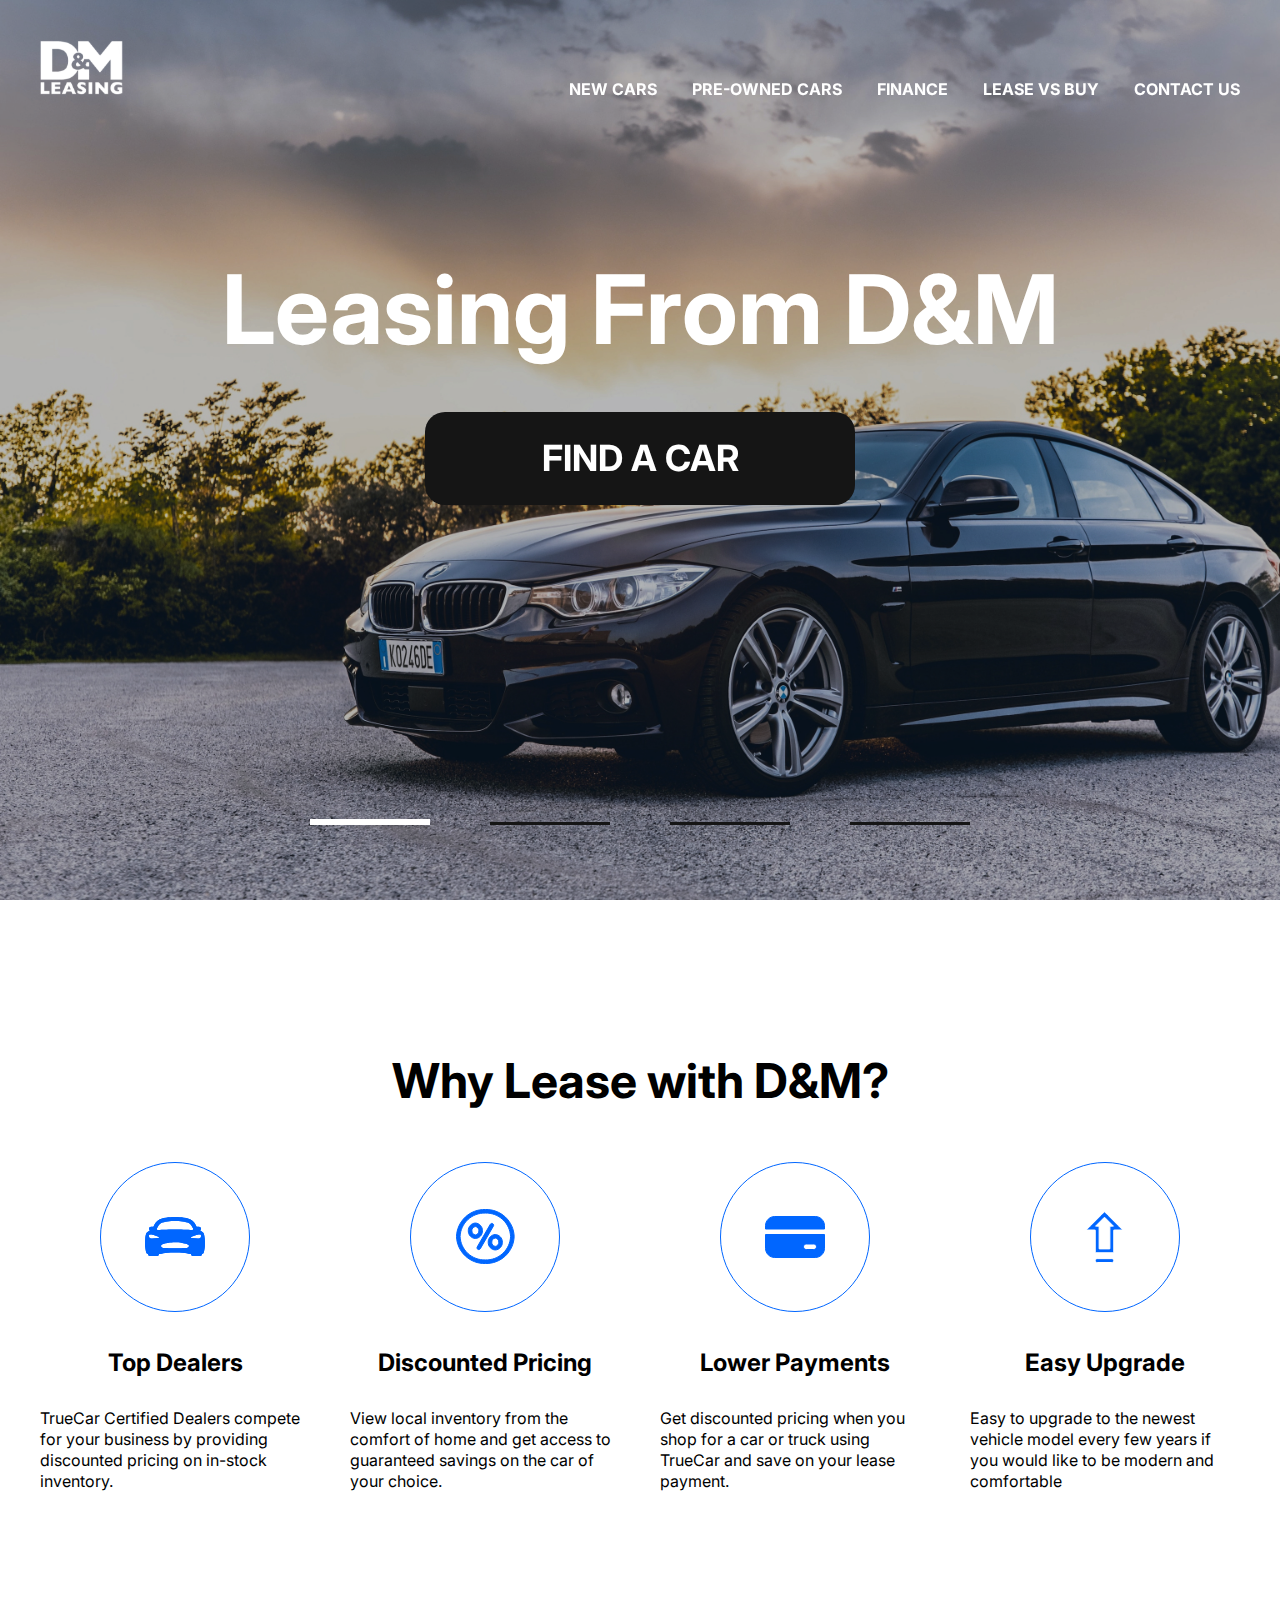
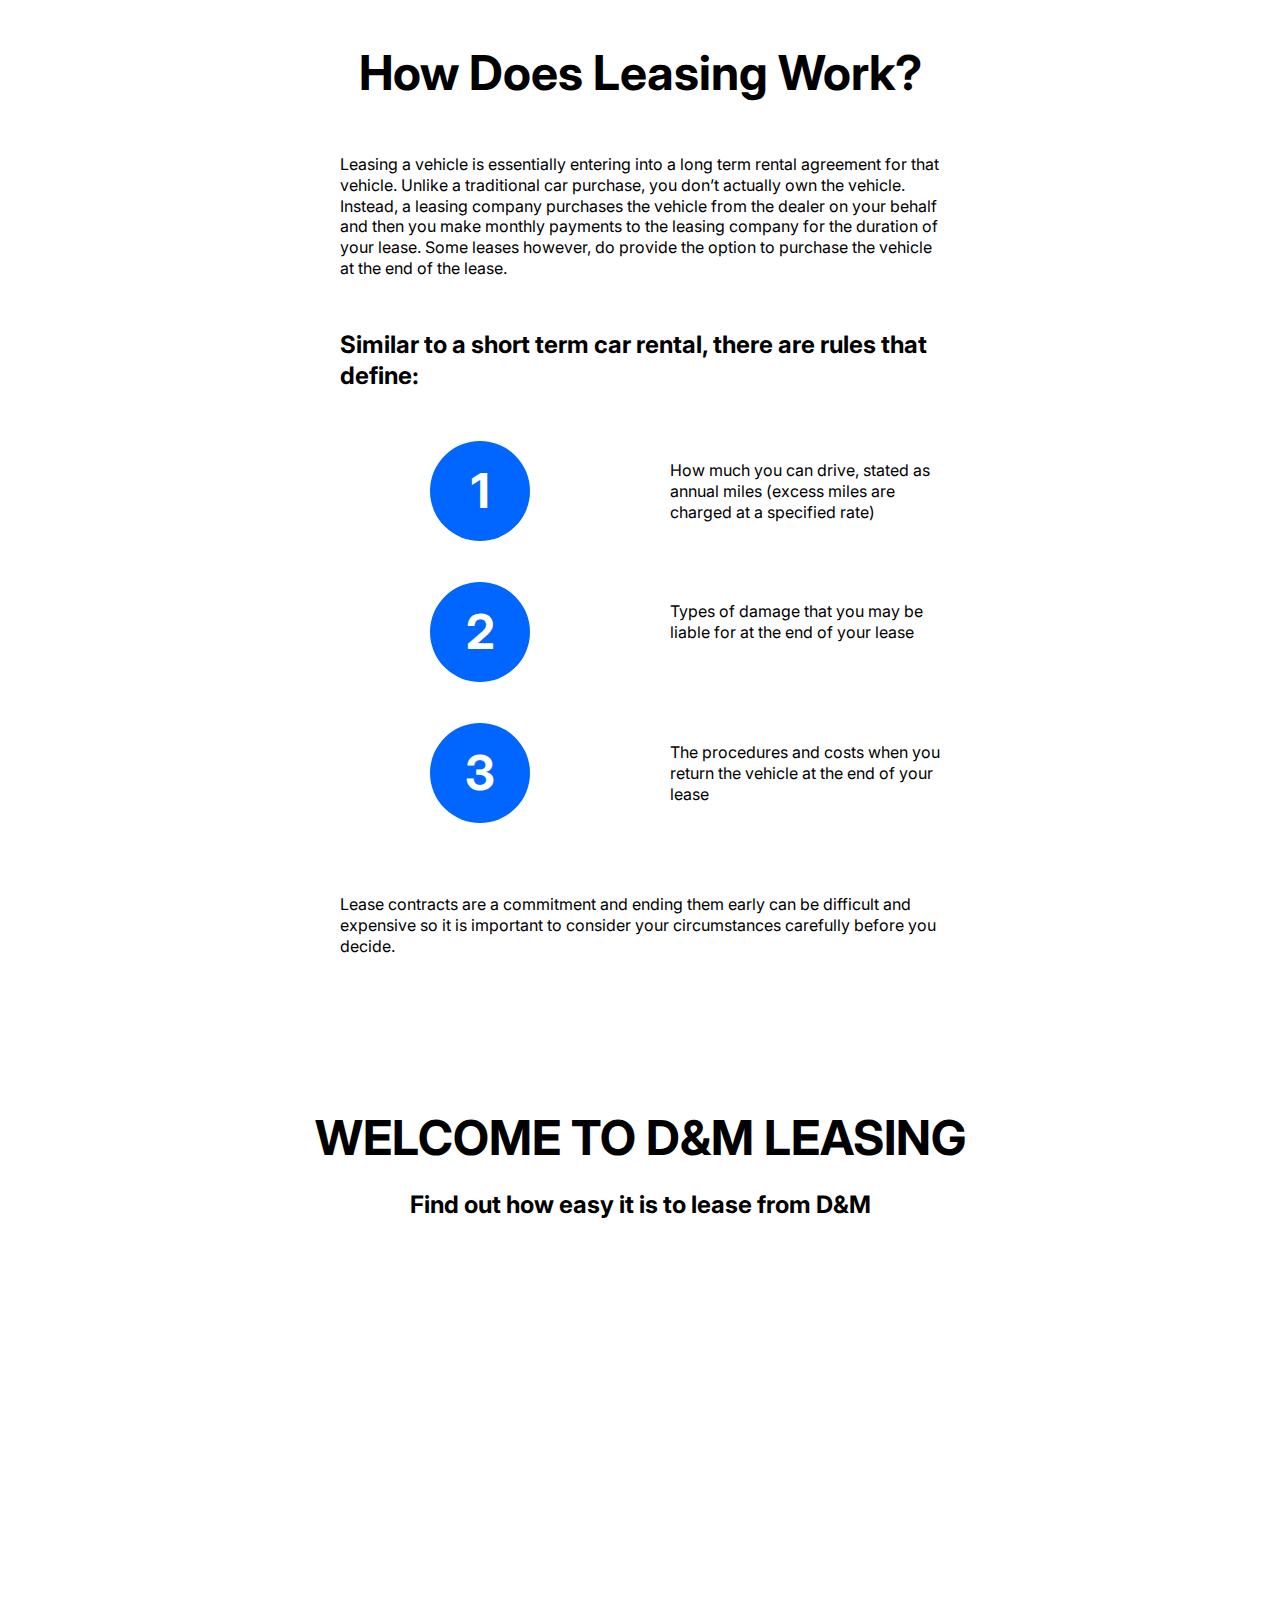
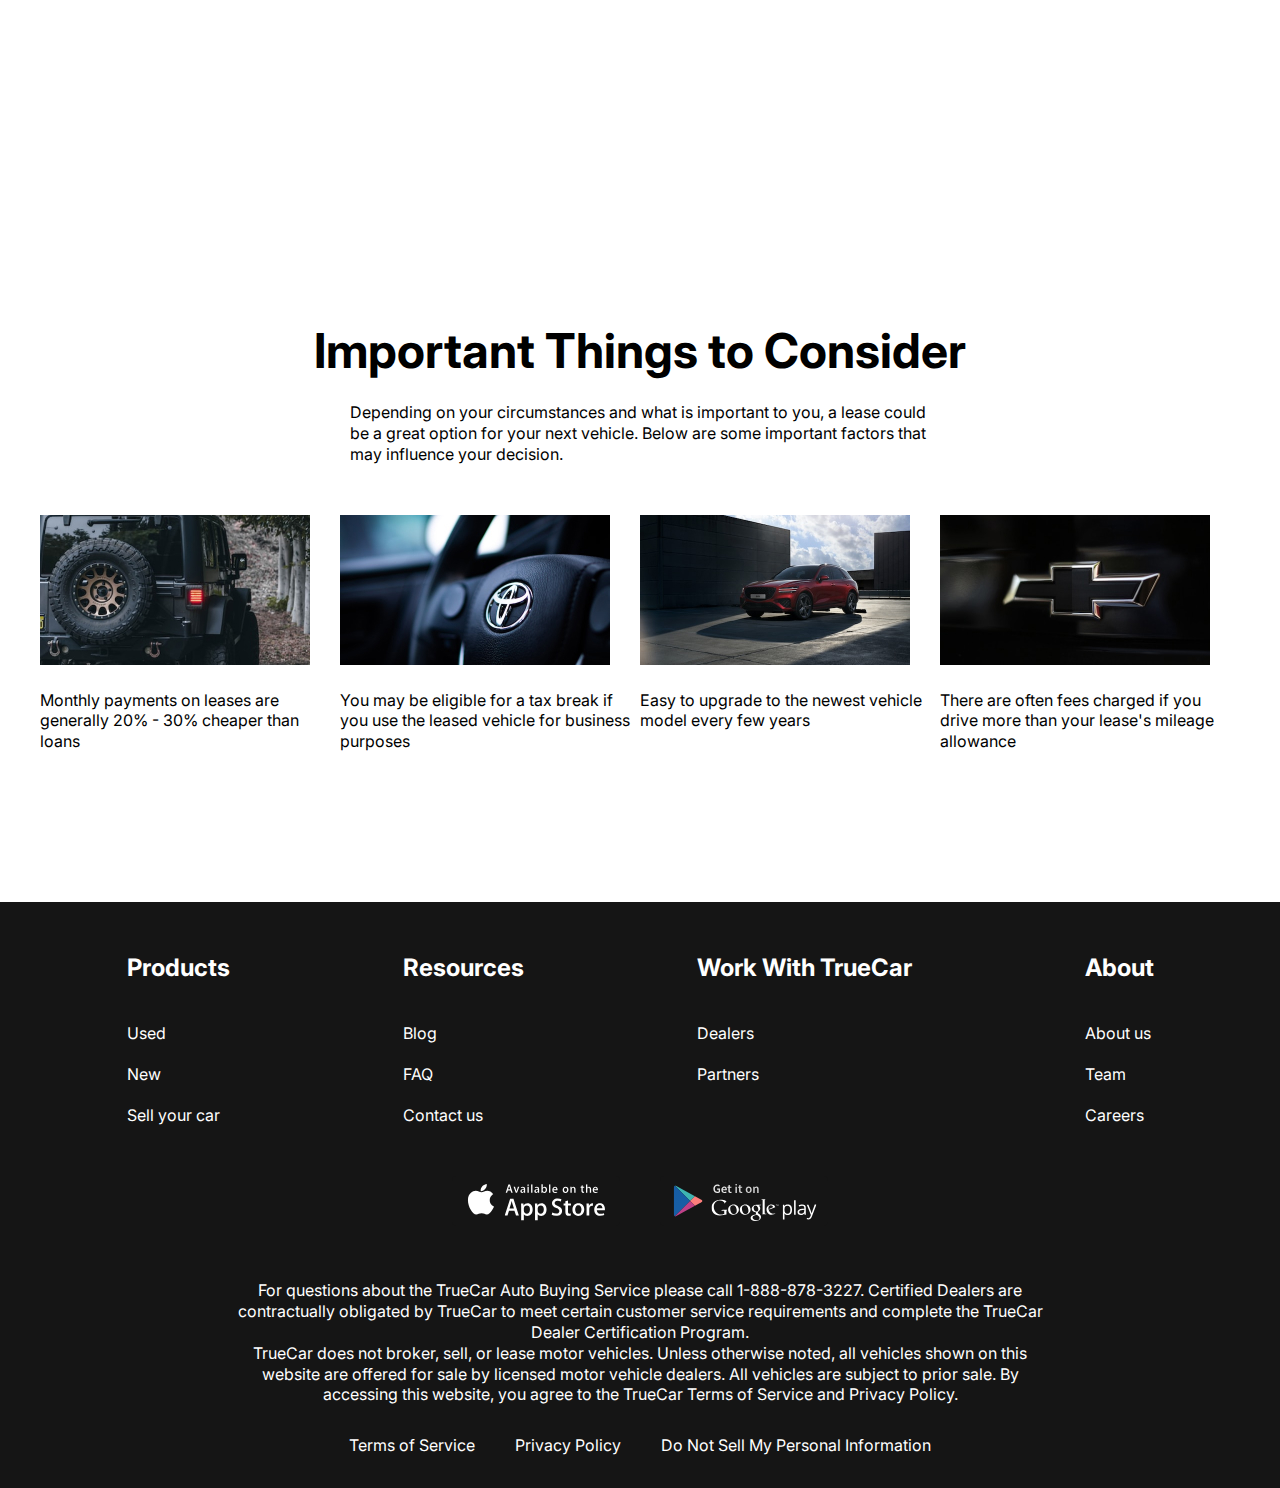
<file: index.html>
<!DOCTYPE html>
<html lang="en">

<head>
    <meta charset="UTF-8">
    <meta name="viewport" content="width=device-width, initial-scale=1.0">
    <title>Document</title>
    <link rel="preconnect" href="https://fonts.googleapis.com">
    <link rel="preconnect" href="https://fonts.gstatic.com" crossorigin>
    <link
        href="https://fonts.googleapis.com/css2?family=Inter:ital,opsz,wght@0,14..32,100..900;1,14..32,100..900&family=Roboto+Condensed:ital@1&display=swap"
        rel="stylesheet">
    <link rel="preconnect" href="https://fonts.googleapis.com">
    <link rel="preconnect" href="https://fonts.gstatic.com" crossorigin>
    <link
        href="https://fonts.googleapis.com/css2?family=Inter:ital,opsz,wght@0,14..32,100..900;1,14..32,100..900&family=Roboto+Condensed:ital,wght@1,700&display=swap"
        rel="stylesheet">
    <link rel="stylesheet" href="https://cdn.jsdelivr.net/npm/swiper@11/swiper-bundle.min.css" />
    <link rel="stylesheet" href="css/styles.css">
</head>

<body>
    <div class="wrapper">
        <header class="header header-main">
            <div class="container">
                <div class="header-inner">
                    <a href="index.html" class="logo">
                        <img src="images/logo.svg" alt="" class="logo-img">
                    </a>
                    <nav class="menu">
                        <button class="menu__btn">
                            <span></span>
                            <span></span>
                            <span></span>
                        </button>
                        <ul class="menu-list">
                            <li><a href="new-cars.html" class="menu-list-link">NEW CARS</a>
                            </li>
                            <li><a href="#" class="menu-list-link">PRE-OWNED CARS</a>
                            </li>
                            <li><a href="#" class="menu-list-link">FINANCE</a>
                            </li>
                            <li><a href="#" class="menu-list-link">LEASE VS BUY</a>
                            </li>
                            <li><a href="contacts.html" class="menu-list-link">CONTACT US</a>
                            </li>
                        </ul>
                    </nav>
                </div>
            </div>
        </header>
    




    <main class="main">
        <section class="top">
            <div class="container">
                <h1 class="title">
                    Leasing From D&M
                </h1>
                <a href="new-cars.html" class="top-link">FIND A CAR</a>
            </div>
        </section>
        <div class="slider">
            <div class="swiper">
                <div class="swiper-wrapper">
                    <div class="swiper-slide" style="background-image: url(images/slide-1.jpg);"></div>
                    <div class="swiper-slide" style="background-image: url(images/slide-2.jpg);"></div>
                    <div class="swiper-slide" style="background-image: url(images/slide-3.jpg);"></div>
                    <div class="swiper-slide" style="background-image: url(images/slide-4.jpg);"></div>
                </div>
                <div class="swiper-pagination"></div>
            </div>
        </div>
        <section class="why-lease">
            <div class="container">
                <h2 class="section-title">Why Lease with D&M?</h2>
                <ul class="why-lease-list">
                    <li class="why-lease-item">
                        <img class="why-lease-item-img" src="images/why-lease-1.svg" alt="">
                        <h3 class="why-lease-item-title">
                            Top Dealers
                        </h3>
                        <p class="why-lease-text">
                            TrueCar Certified Dealers compete for your business by providing discounted pricing on in-stock inventory.
                        </p>
                    </li>
                    <li class="why-lease-item">
                        <img class="why-lease-item-img" src="images/why-lease-2.svg" alt="">
                        <h3 class="why-lease-item-title">
                            Discounted Pricing
                        </h3>
                        <p class="why-lease-text">
                            View local inventory from the comfort of home and get access to guaranteed savings on the car of your choice.
                        </p>
                    </li>
                    <li class="why-lease-item">
                        <img class="why-lease-item-img" src="images/why-lease-3.svg" alt="">
                        <h3 class="why-lease-item-title">
                            Lower Payments
                        </h3>
                        <p class="why-lease-text">
                            Get discounted pricing when you shop for a car or truck using TrueCar and save on your lease payment.
                        </p>
                    </li>
                    <li class="why-lease-item">
                        <img class="why-lease-item-img" src="images/why-lease-4.svg" alt="">
                        <h3 class="why-lease-item-title">
                            Easy Upgrade
                        </h3>
                        <p class="why-lease-text">
                            Easy to upgrade to the newest vehicle model every few years if you would like to be modern and comfortable
                        </p>
                    </li>
                </ul>
            </div>
        </section>
        <section class="how-does">
            <div class="container">
                <div class="how-does-inner">
                    <h2 class="section-title">How Does Leasing Work?</h2>
                    <p class="how-does-text">Leasing a vehicle is essentially entering into a long term rental agreement for that vehicle. Unlike a traditional car purchase, you don’t actually own the vehicle. Instead, a leasing company purchases the vehicle from the dealer on your behalf and then you make monthly payments to the leasing company for the duration of your lease. Some leases however, do provide the option to purchase the vehicle at the end of the lease.</p>
                    <h4 class="how-does-title">
                        Similar to a short term car rental, there are rules that define:
                    </h4>
                    <ol class="how-does-list">
                        <li class="how-does-item">
                            How much you can drive, stated as annual miles (excess miles are charged at a specified rate)
                        </li>
                        <li class="how-does-item">
                            Types of damage that you may be liable for at the end of your lease
                        </li>
                        <li class="how-does-item">
                            The procedures and costs when you return the vehicle at the end of your lease
                        </li>
                    </ol>
                    <p class="how-does-text">Lease contracts are a commitment and ending them early can be difficult and expensive so it is important to consider your circumstances carefully before you decide.</p>
                </div>
            </div>
        </section>
        <section class="video">
            <div class="container">
                <h2 class="section-title video__title">
                    WELCOME TO D&M LEASING
                </h2>
                <p class="video-text">
                    Find out how easy it is to lease from D&M
                </p>
                <iframe class="video__content" width="1000" height="500" src="https://www.youtube.com/embed/7QaTtJzrkng?si=N6BbeP-NGL39KCyG&amp;controls=0" title="YouTube video player" frameborder="0" allow="accelerometer; autoplay; clipboard-write; encrypted-media; gyroscope; picture-in-picture; web-share" referrerpolicy="strict-origin-when-cross-origin" allowfullscreen></iframe>
            </div>
        </section>
        <section class="important">
            <div class="container">
                <h2 class="section-title important__title">
                    Important Things to Consider
                </h2>
                <p class="important-text">
                    Depending on your circumstances and what is important to you, a lease could be a great option for your next vehicle. Below are some important factors that may influence your decision.
                </p>
                <ul class="important-list">
                    <li class="important-item">
                        <img src="images/imp-1.jpg" alt="" class="important-item-img">
                        <p class="important-item-text">
                            Monthly payments on leases are generally 20% - 30% cheaper than loans
                        </p>
                    </li>
                    <li class="important-item">
                        <img src="images/imp-2.jpg" alt="" class="important-item-img">
                        <p class="important-item-text">
                            You may be eligible for a tax break if you use the leased vehicle for business purposes
                        </p>
                    </li>
                    <li class="important-item">
                        <img src="images/imp-3.jpg" alt="" class="important-item-img">
                        <p class="important-item-text">
                            Easy to upgrade to the newest vehicle model every few years
                        </p>
                    </li>
                    <li class="important-item">
                        <img src="images/imp-4.jpg" alt="" class="important-item-img">
                        <p class="important-item-text">
                            There are often fees charged if you drive more than your lease's mileage allowance
                        </p>
                    </li>
                </ul>
            </div>
        </section>
    </main>



    <footer class="footer">
        <div class="container">
            <nav class="footer-menu">
                <ul class="footer-menu-list">
                    <li class="footer-menu-item">
                        <p class="footer-menu-title">Products</p>
                    </li>
                    <li class="footer-menu-item">
                        <a href="" class="footer-link">Used</a>
                    </li>
                    <li class="footer-menu-item">
                        <a href="" class="footer-link">New</a>
                    </li>
                    <li class="footer-menu-item">
                        <a href="" class="footer-link">Sell your car</a>
                    </li>
                </ul>
                <ul class="footer-menu-list">
                    <li class="footer-menu-item">
                        <p class="footer-menu-title">Resources</p>
                    </li>
                    <li class="footer-menu-item">
                        <a href="" class="footer-link">Blog</a>
                    </li>
                    <li class="footer-menu-item">
                        <a href="" class="footer-link">FAQ</a>
                    </li>
                    <li class="footer-menu-item">
                        <a href="" class="footer-link">Contact us</a>
                    </li>
                </ul>
                <ul class="footer-menu-list">
                    <li class="footer-menu-item">
                        <p class="footer-menu-title">Work With TrueCar</p>
                    </li>
                    <li class="footer-menu-item">
                        <a href="" class="footer-link">Dealers</a>
                    </li>
                    <li class="footer-menu-item">
                        <a href="" class="footer-link">Partners</a>
                    </li>
                </ul>
                <ul class="footer-menu-list">
                    <li class="footer-menu-item">
                        <p class="footer-menu-title">About</p>
                    </li>
                    <li class="footer-menu-item">
                        <a href="" class="footer-link">About us</a>
                    </li>
                    <li class="footer-menu-item">
                        <a href="" class="footer-link">Team</a>
                    </li>
                    <li class="footer-menu-item">
                        <a href="" class="footer-link">Careers</a>
                    </li>
                </ul>
            </nav>
            <ul class="app">
                <li class="app-item">
                    <a href="#" class="app-item-link">
                        <img class="app-item-img" src="images/appstore.svg" alt="#">
                    </a>
                </li>
                <li class="app-item">
                    <a href="#" class="app-item-link">
                        <img class="app-item-img" src="images/googleplay.svg" alt="#">
                    </a>
                </li>
            </ul>
            <div class="footer-copy">
                <p class="footer-copy-text">
                    For questions about the TrueCar Auto Buying Service please call 1-888-878-3227.
                    Certified Dealers are contractually obligated by TrueCar to meet certain customer service
                    requirements and complete the TrueCar Dealer Certification Program.
                </p>
                <p class="footer-copy-text">
                    TrueCar does not broker, sell, or lease motor vehicles. Unless otherwise noted, all vehicles shown
                    on this website are offered for sale by licensed motor vehicle dealers. All vehicles are subject to
                    prior sale. By accessing this website, you agree to the TrueCar Terms of Service and Privacy Policy.
                </p>
            </div>
            <nav class="copy-nav">
                <ul class="copy-nav-list">
                    <li class="copy-nav-item">
                        <a href="#" class="copy-nav-link">Terms of Service</a>
                    </li>
                    <li class="copy-nav-item">
                        <a href="#" class="copy-nav-link">Privacy Policy</a>
                    </li>
                    <li class="copy-nav-item">
                        <a href="#" class="copy-nav-link">Do Not Sell My Personal Information</a>
                    </li>
                </ul>
            </nav>
        </div>
    </footer>
</div>

    <script src="https://cdn.jsdelivr.net/npm/swiper@11/swiper-bundle.min.js"></script>
    <script src="js/main.js"></script>
</body>

</html>
</file>
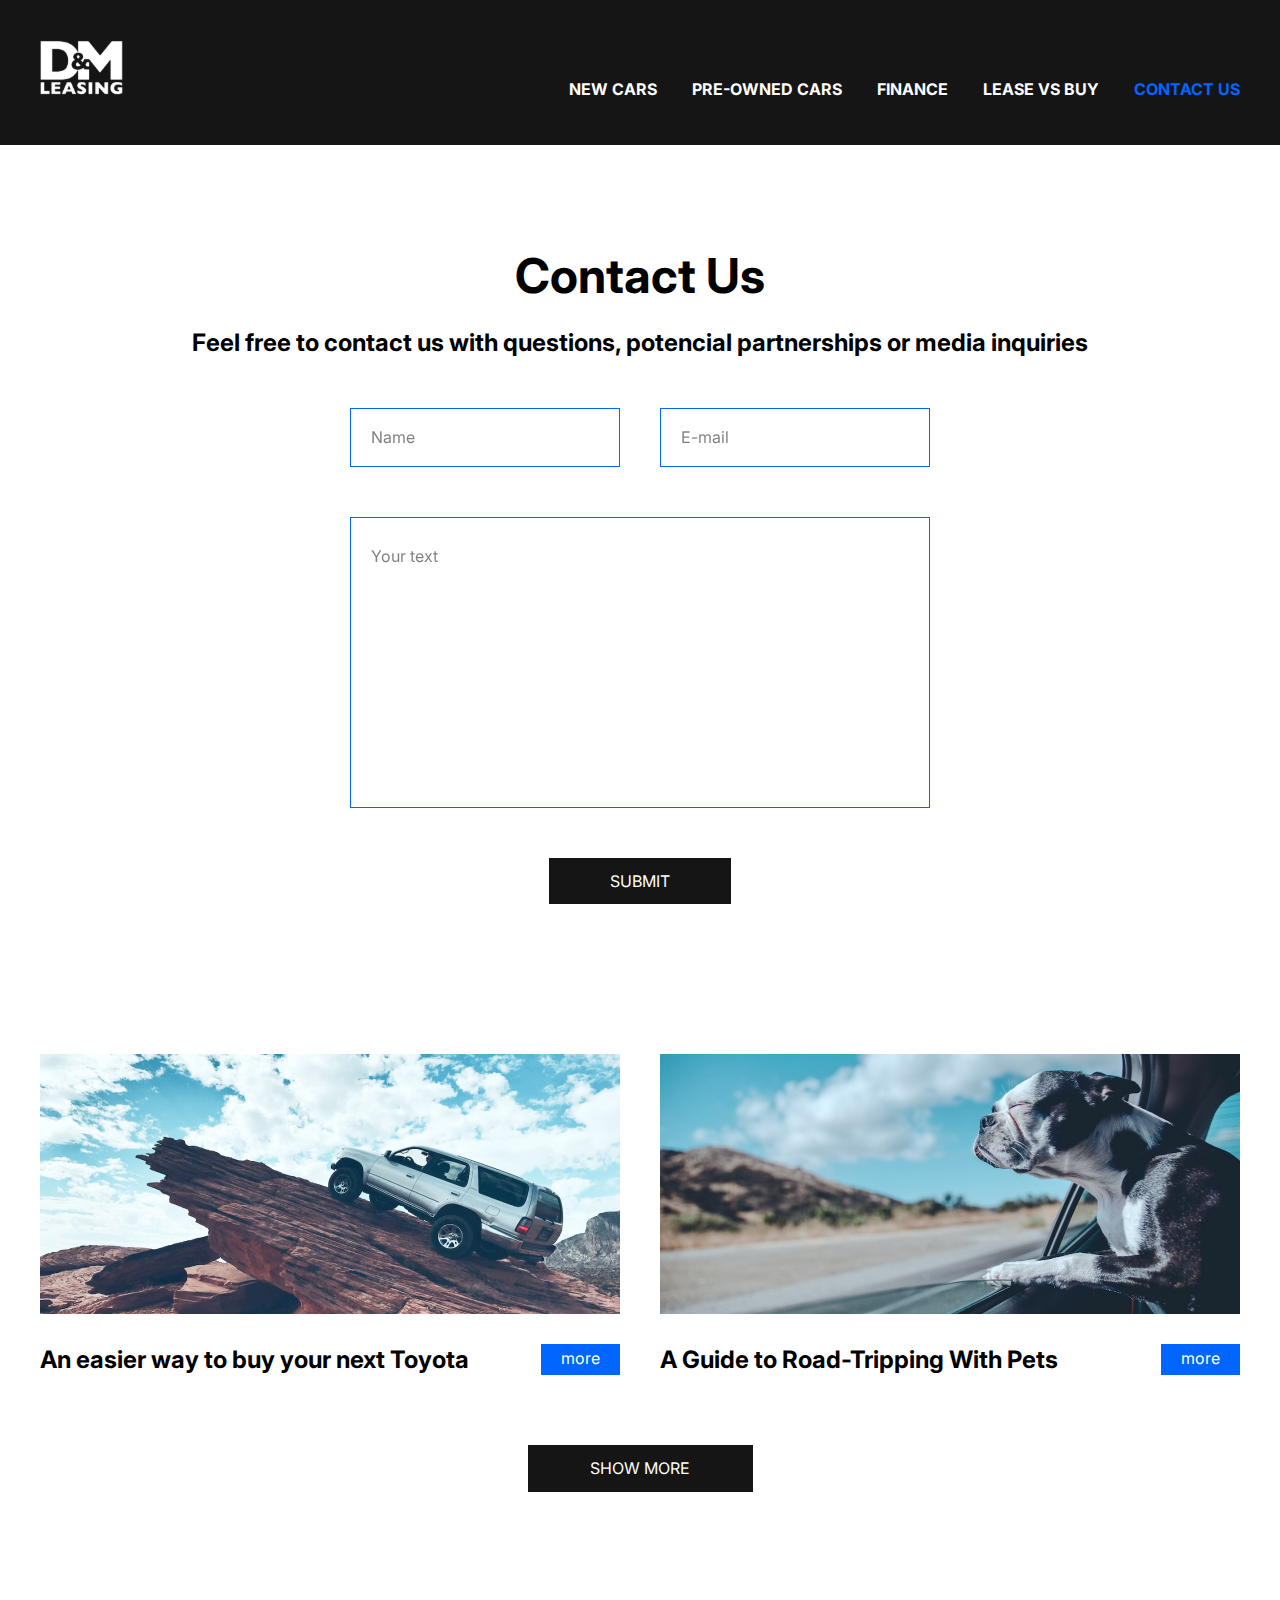
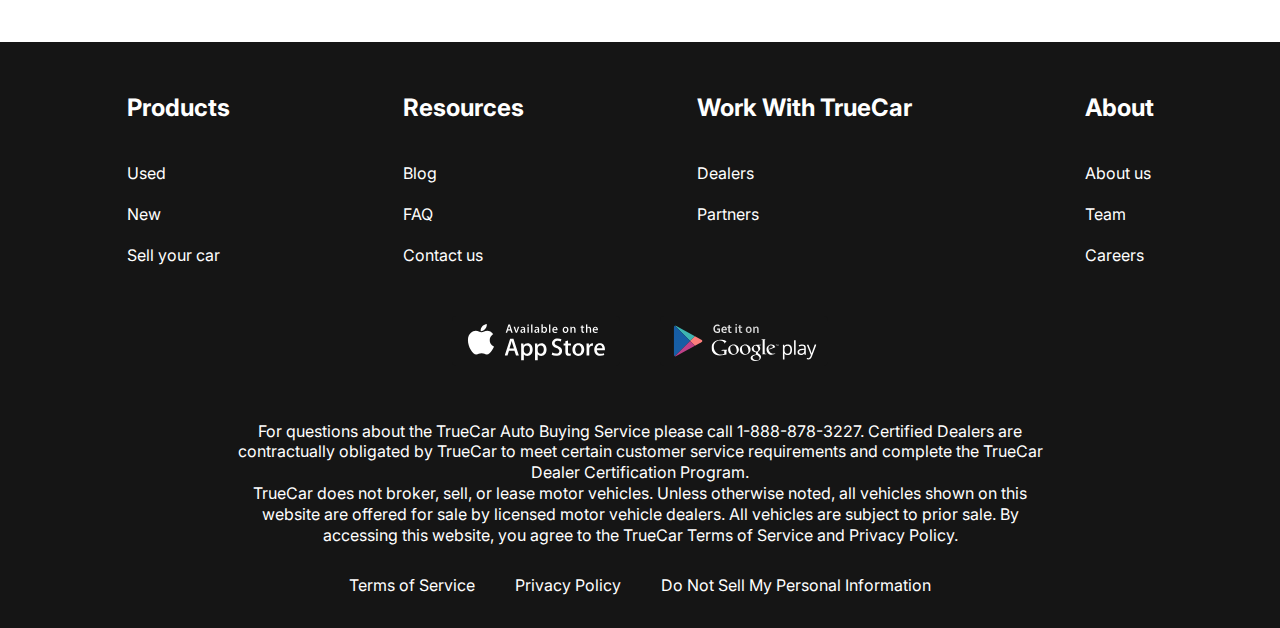
<file: contacts.html>
<!DOCTYPE html>
<html lang="en">

<head>
    <meta charset="UTF-8">
    <meta name="viewport" content="width=device-width, initial-scale=1.0">
    <title>Document</title>
    <link rel="preconnect" href="https://fonts.googleapis.com">
    <link rel="preconnect" href="https://fonts.gstatic.com" crossorigin>
    <link
        href="https://fonts.googleapis.com/css2?family=Inter:ital,opsz,wght@0,14..32,100..900;1,14..32,100..900&family=Roboto+Condensed:ital@1&display=swap"
        rel="stylesheet">
    <link rel="stylesheet" href="css/styles.css">
    <link rel="preconnect" href="https://fonts.googleapis.com">
    <link rel="preconnect" href="https://fonts.gstatic.com" crossorigin>
    <link
        href="https://fonts.googleapis.com/css2?family=Inter:ital,opsz,wght@0,14..32,100..900;1,14..32,100..900&family=Roboto+Condensed:ital,wght@1,700&display=swap"
        rel="stylesheet">
</head>

<body>
    <div class="wrapper">
        <header class="header">
            <div class="container">
                <div class="header-inner">
                    <a href="index.html" class="logo">
                        <img src="images/logo.svg" alt="" class="logo-img">
                    </a>
                    <nav class="menu">
                        <button class="menu__btn">
                            <span></span>
                            <span></span>
                            <span></span>
                        </button>
                        <ul class="menu-list">
                            <li><a href="new-cars.html" class="menu-list-link">NEW CARS</a>
                            </li>
                            <li><a href="#" class="menu-list-link">PRE-OWNED CARS</a>
                            </li>
                            <li><a href="#" class="menu-list-link">FINANCE</a>
                            </li>
                            <li><a href="#" class="menu-list-link">LEASE VS BUY</a>
                            </li>
                            <li><a href="" class="menu-list-link menu-list-link--active">CONTACT US</a>
                            </li>
                        </ul>
                    </nav>
                </div>
            </div>
        </header>

        <main class="main">
          <section class="contacts">
            <div class="container">
                <h2 class="section-title contacts__title">Contact Us</h2>
                <p class="contacts-text">Feel free to contact us with questions, potencial partnerships or media inquiries</p>
                <form action="" class="form">
                    <input type="text" class="form__input" placeholder="Name">
                    <input type="email" class="form__input" placeholder="E-mail">
                    <textarea class="form__textarea" placeholder="Your text"></textarea>
                    <button class="form__btn" type="submit">SUBMIT</button>
                </form>
            </div>
          </section>
          <section class="blog">
            <div class="container">
                <div class="blog-items">
                    <div class="blog-item">
                        <img src="images/blog-1.jpg" alt="" class="blog-item-img">
                        <h4 class="blog-item-title">An easier way to buy your next Toyota</h4>
                        <a href="" class="blog-item-link">more</a>    
                    </div>
                    <div class="blog-item">
                        <img src="images/blog-2.jpg" alt="" class="blog-item-img">
                        <h4 class="blog-item-title">A Guide to Road-Tripping With Pets</h4>
                        <a href="" class="blog-item-link">more</a>    
                    </div>
                </div>
                <a href="" class="showmore-link">SHOW MORE</a>
            </div>
          </section>
        </main>

        <footer class="footer">
            <div class="container">
                <nav class="footer-menu">
                    <ul class="footer-menu-list">
                        <li class="footer-menu-item">
                            <p class="footer-menu-title">Products</p>
                        </li>
                        <li class="footer-menu-item">
                            <a href="" class="footer-link">Used</a>
                        </li>
                        <li class="footer-menu-item">
                            <a href="" class="footer-link">New</a>
                        </li>
                        <li class="footer-menu-item">
                            <a href="" class="footer-link">Sell your car</a>
                        </li>
                    </ul>
                    <ul class="footer-menu-list">
                        <li class="footer-menu-item">
                            <p class="footer-menu-title">Resources</p>
                        </li>
                        <li class="footer-menu-item">
                            <a href="" class="footer-link">Blog</a>
                        </li>
                        <li class="footer-menu-item">
                            <a href="" class="footer-link">FAQ</a>
                        </li>
                        <li class="footer-menu-item">
                            <a href="" class="footer-link">Contact us</a>
                        </li>
                    </ul>
                    <ul class="footer-menu-list">
                        <li class="footer-menu-item">
                            <p class="footer-menu-title">Work With TrueCar</p>
                        </li>
                        <li class="footer-menu-item">
                            <a href="" class="footer-link">Dealers</a>
                        </li>
                        <li class="footer-menu-item">
                            <a href="" class="footer-link">Partners</a>
                        </li>
                    </ul>
                    <ul class="footer-menu-list">
                        <li class="footer-menu-item">
                            <p class="footer-menu-title">About</p>
                        </li>
                        <li class="footer-menu-item">
                            <a href="" class="footer-link">About us</a>
                        </li>
                        <li class="footer-menu-item">
                            <a href="" class="footer-link">Team</a>
                        </li>
                        <li class="footer-menu-item">
                            <a href="" class="footer-link">Careers</a>
                        </li>
                    </ul>
                </nav>
                <ul class="app">
                    <li class="app-item">
                        <a href="#" class="app-item-link">
                            <img class="app-item-img" src="images/appstore.svg" alt="#">
                        </a>
                    </li>
                    <li class="app-item">
                        <a href="#" class="app-item-link">
                            <img class="app-item-img" src="images/googleplay.svg" alt="#">
                        </a>
                    </li>
                </ul>
                <div class="footer-copy">
                    <p class="footer-copy-text">
                        For questions about the TrueCar Auto Buying Service please call 1-888-878-3227.
                        Certified Dealers are contractually obligated by TrueCar to meet certain customer service
                        requirements and complete the TrueCar Dealer Certification Program.
                    </p>
                    <p class="footer-copy-text">
                        TrueCar does not broker, sell, or lease motor vehicles. Unless otherwise noted, all vehicles
                        shown on this website are offered for sale by licensed motor vehicle dealers. All vehicles are
                        subject to prior sale. By accessing this website, you agree to the TrueCar Terms of Service and
                        Privacy Policy.
                    </p>
                </div>
                <nav class="copy-nav">
                    <ul class="copy-nav-list">
                        <li class="copy-nav-item">
                            <a href="#" class="copy-nav-link">Terms of Service</a>
                        </li>
                        <li class="copy-nav-item">
                            <a href="#" class="copy-nav-link">Privacy Policy</a>
                        </li>
                        <li class="copy-nav-item">
                            <a href="#" class="copy-nav-link">Do Not Sell My Personal Information</a>
                        </li>
                    </ul>
                </nav>
            </div>
        </footer>
    </div>
    <script src="js/main.js"></script>
</body>

</html>
</file>
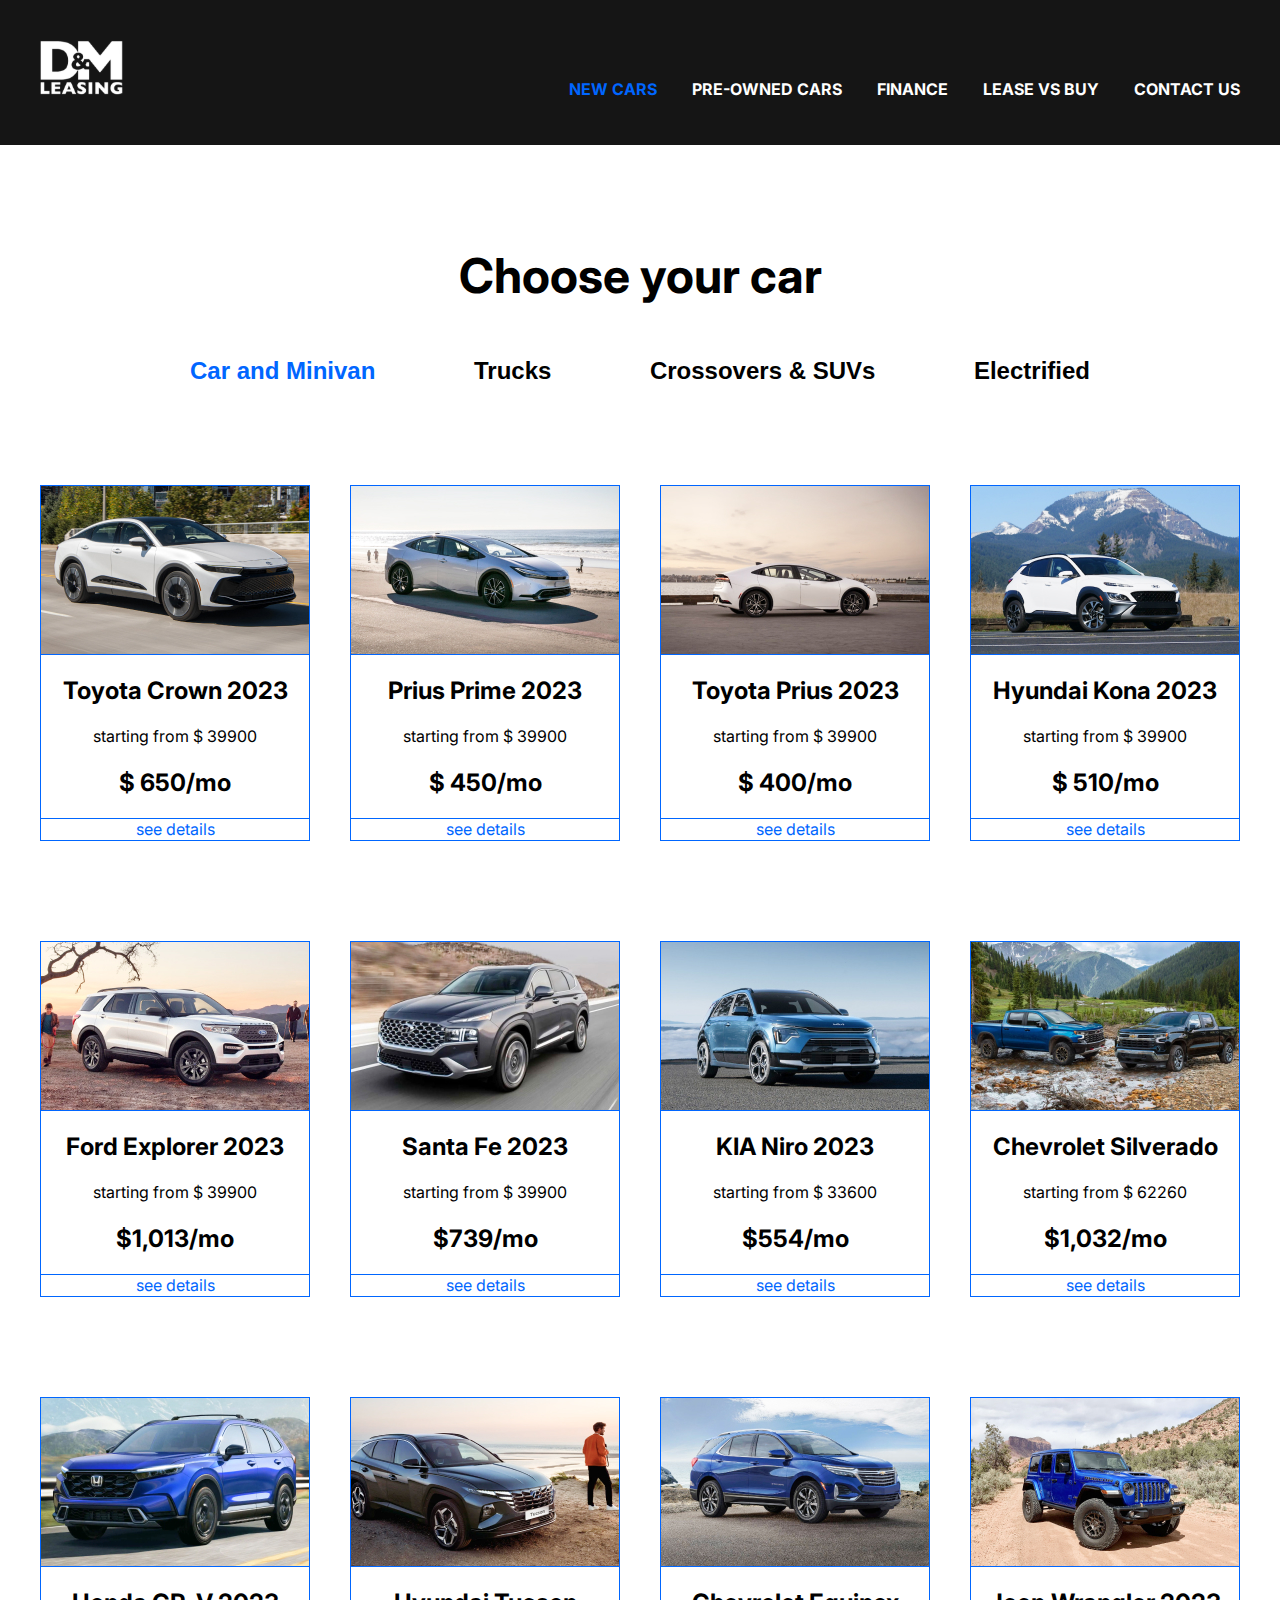
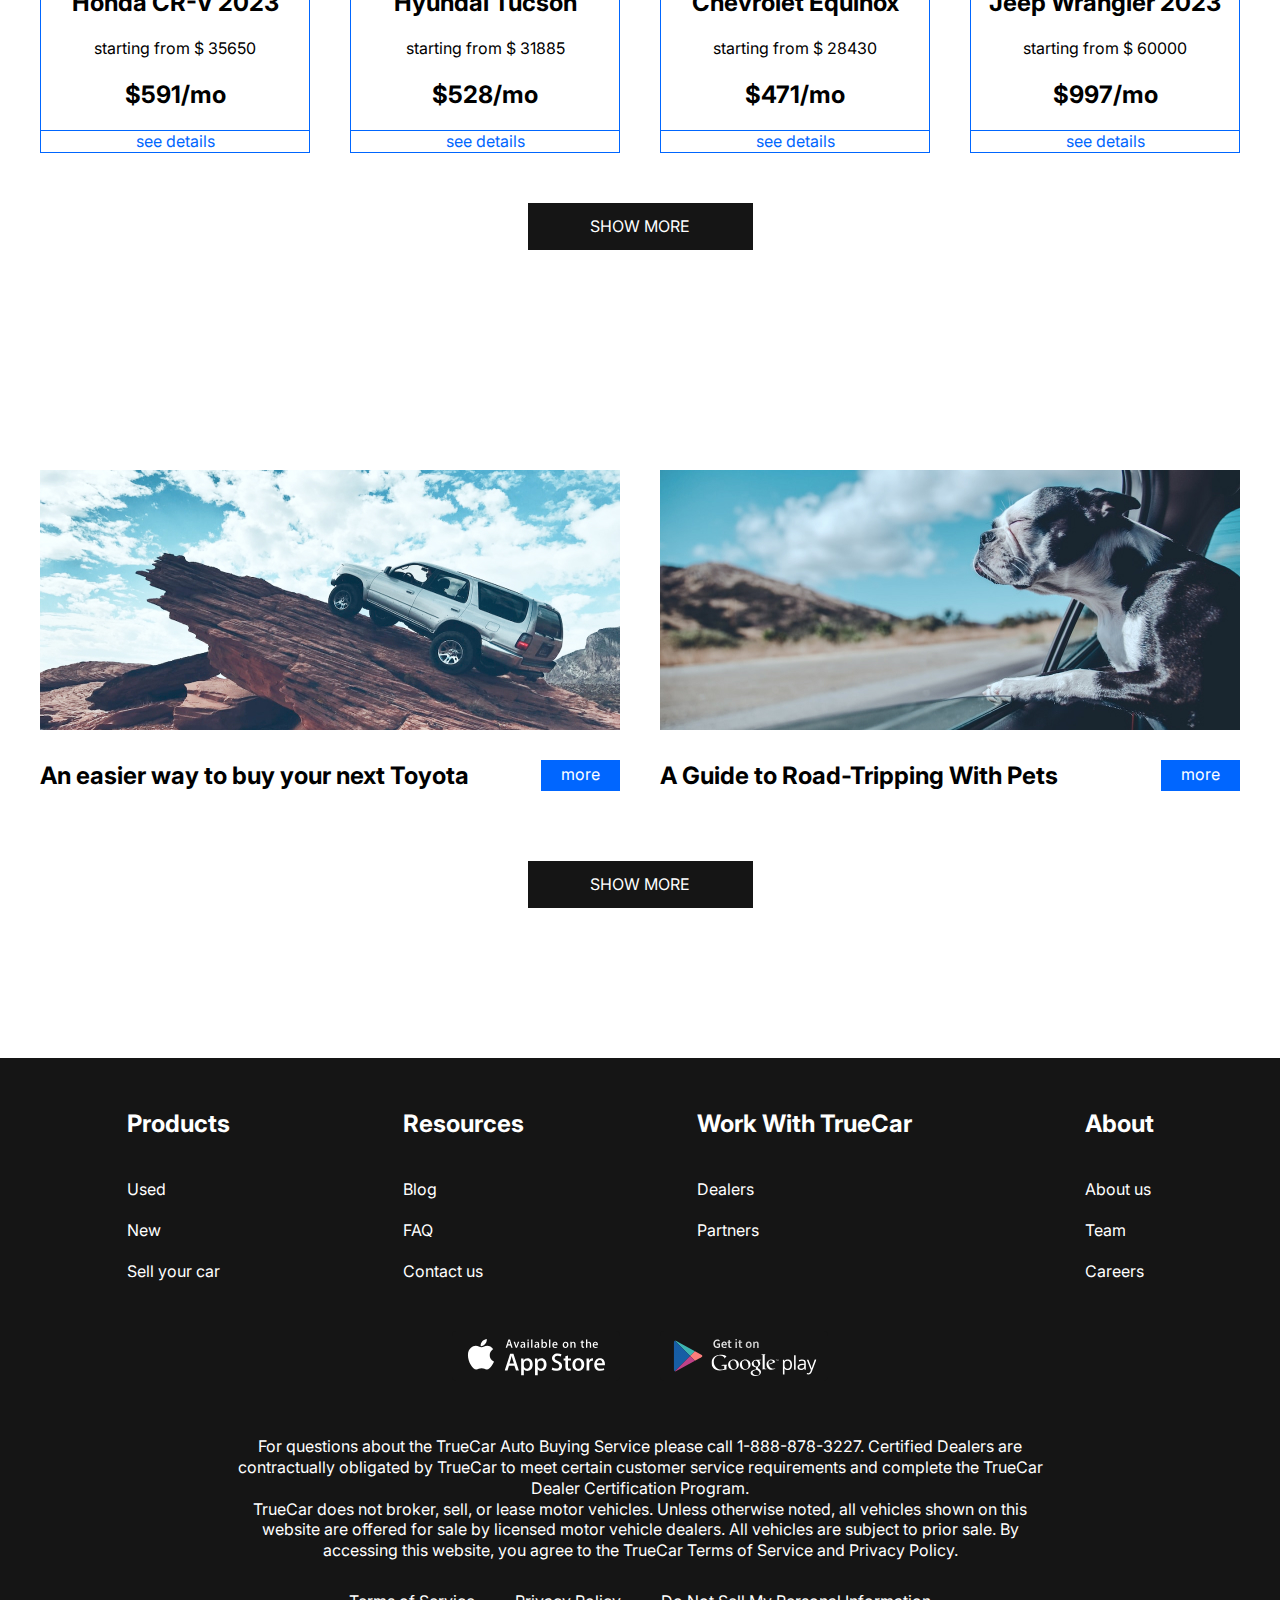
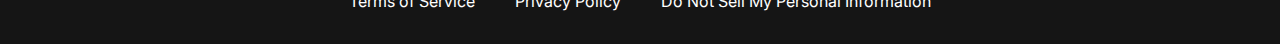
<file: new-cars.html>
<!DOCTYPE html>
<html lang="en">

<head>
    <meta charset="UTF-8">
    <meta name="viewport" content="width=device-width, initial-scale=1.0">
    <title>Document</title>
    <link rel="preconnect" href="https://fonts.googleapis.com">
    <link rel="preconnect" href="https://fonts.gstatic.com" crossorigin>
    <link
        href="https://fonts.googleapis.com/css2?family=Inter:ital,opsz,wght@0,14..32,100..900;1,14..32,100..900&family=Roboto+Condensed:ital@1&display=swap"
        rel="stylesheet">
    <link rel="stylesheet" href="css/styles.css">
    <link rel="preconnect" href="https://fonts.googleapis.com">
    <link rel="preconnect" href="https://fonts.gstatic.com" crossorigin>
    <link
        href="https://fonts.googleapis.com/css2?family=Inter:ital,opsz,wght@0,14..32,100..900;1,14..32,100..900&family=Roboto+Condensed:ital,wght@1,700&display=swap"
        rel="stylesheet">
</head>

<body>
    <div class="wrapper">
        <header class="header">
            <div class="container">
                <div class="header-inner">
                    <a href="index.html" class="logo">
                        <img src="images/logo.svg" alt="" class="logo-img">
                    </a>
                    <nav class="menu">
                        <button class="menu__btn">
                            <span></span>
                            <span></span>
                            <span></span>
                        </button>
                        <ul class="menu-list">
                            <li><a href="#" class="menu-list-link menu-list-link--active">NEW CARS</a>
                            </li>
                            <li><a href="#" class="menu-list-link">PRE-OWNED CARS</a>
                            </li>
                            <li><a href="#" class="menu-list-link">FINANCE</a>
                            </li>
                            <li><a href="#" class="menu-list-link">LEASE VS BUY</a>
                            </li>
                            <li><a href="contacts.html" class="menu-list-link">CONTACT US</a>
                            </li>
                        </ul>
                    </nav>
                </div>
            </div>
        </header>
    




    <main class="main">

        <section class="choose">
            <div class="container">
                <h2 class="section-title">Choose your car</h2>
                <div class="tabs">
                    <div class="tabs__btn">
                        <button class="tabs__btn-item tabs__btn-item--active" data-button="content-1">Car and Minivan</button>
                        <button class="tabs__btn-item" data-button="content-2">Trucks</button>
                        <button class="tabs__btn-item" data-button="content-3">Crossovers & SUVs</button>
                        <button class="tabs__btn-item" data-button="content-4">Electrified</button>
                    </div>
                    <div class="tabs__content">
                        <div class="tabs__content-item tabs__content-item--active" id="content-1">
                            <div class="card">
                                <img src="images/card-1.jpg" alt="" class="card__img">
                                <div class="card-content">
                                    <h4 class="card__title">Toyota Crown 2023</h4>
                                    <p class="card-text">starting from $ 39900</p>
                                    <p class="card-price">$ 650/mo</p>
                                </div>
                                <a href="" class="card-link">see details</a>
                            </div>
                            <div class="card">
                                <img src="images/card-2.jpg" alt="" class="card__img">
                                <div class="card-content">
                                    <h4 class="card__title">Prius Prime 2023</h4>
                                    <p class="card-text">starting from $ 39900</p>
                                    <p class="card-price"> $ 450/mo</p>
                                </div>
                                <a href="" class="card-link">see details</a>
                            </div>
                            <div class="card">
                                <img src="images/card-3.jpg" alt="" class="card__img">
                                <div class="card-content">
                                    <h4 class="card__title">Toyota Prius 2023</h4>
                                    <p class="card-text">starting from $ 39900</p>
                                    <p class="card-price">$ 400/mo</p>
                                </div>
                                <a href="" class="card-link">see details</a>
                            </div>
                            <div class="card">
                                <img src="images/card-4.jpg" alt="" class="card__img">
                                <div class="card-content">
                                    <h4 class="card__title">Hyundai Kona 2023</h4>
                                    <p class="card-text">starting from $ 39900</p>
                                    <p class="card-price">$ 510/mo</p>
                                </div>
                                <a href="" class="card-link">see details</a>
                            </div>
                            <div class="card">
                                <img src="images/card-5.jpg" alt="" class="card__img">
                                <div class="card-content">
                                    <h4 class="card__title">Ford Explorer 2023</h4>
                                    <p class="card-text">starting from $ 39900</p>
                                    <p class="card-price">$1,013/mo</p>
                                </div>
                                <a href="" class="card-link">see details</a>
                            </div>
                            <div class="card">
                                <img src="images/card-6.jpg" alt="" class="card__img">
                                <div class="card-content">
                                    <h4 class="card__title">Santa  Fe 2023</h4>
                                    <p class="card-text">starting from $ 39900</p>
                                    <p class="card-price">$739/mo</p>
                                </div>
                                <a href="" class="card-link">see details</a>
                            </div>
                            <div class="card">
                                <img src="images/card-7.jpg" alt="" class="card__img">
                                <div class="card-content">
                                    <h4 class="card__title">KIA Niro 2023</h4>
                                    <p class="card-text">starting from $ 33600</p>
                                    <p class="card-price">$554/mo</p>
                                </div>
                                <a href="" class="card-link">see details</a>
                            </div>
                            <div class="card">
                                <img src="images/card-8.jpg" alt="" class="card__img">
                                <div class="card-content">
                                    <h4 class="card__title">Chevrolet Silverado</h4>
                                    <p class="card-text">starting from $ 62260</p>
                                    <p class="card-price">$1,032/mo</p>
                                </div>
                                <a href="" class="card-link">see details</a>
                            </div>
                            <div class="card">
                                <img src="images/card-9.jpg" alt="" class="card__img">
                                <div class="card-content">
                                    <h4 class="card__title">Honda CR-V 2023</h4>
                                    <p class="card-text">starting from $ 35650</p>
                                    <p class="card-price">$591/mo</p>
                                </div>
                                <a href="" class="card-link">see details</a>
                            </div>
                            <div class="card">
                                <img src="images/card-10.jpg" alt="" class="card__img">
                                <div class="card-content">
                                    <h4 class="card__title">Hyundai Tucson</h4>
                                    <p class="card-text">starting from $ 31885</p>
                                    <p class="card-price"> $528/mo</p>
                                </div>
                                <a href="" class="card-link">see details</a>
                            </div>
                            <div class="card">
                                <img src="images/card-11.jpg" alt="" class="card__img">
                                <div class="card-content">
                                    <h4 class="card__title">Chevrolet Equinox </h4>
                                    <p class="card-text">starting from $ 28430</p>
                                    <p class="card-price">$471/mo</p>
                                </div>
                                <a href="" class="card-link">see details</a>
                            </div>
                            <div class="card">
                                <img src="images/card-12.jpg" alt="" class="card__img">
                                <div class="card-content">
                                    <h4 class="card__title">Jeep Wrangler 2023</h4>
                                    <p class="card-text">starting from $ 60000</p>
                                    <p class="card-price">$997/mo</p>
                                </div>
                                <a href="" class="card-link">see details</a>
                            </div>
                        </div>
                        <div class="tabs__content-item" id="content-2">
                            <div class="card">
                                <img src="images/card-5.jpg" alt="" class="card__img">
                                <div class="card-content">
                                    <h4 class="card__title">Ford Explorer 2023</h4>
                                    <p class="card-text">starting from $ 39900</p>
                                    <p class="card-price">$1,013/mo</p>
                                </div>
                                <a href="" class="card-link">see details</a>
                            </div>
                            <div class="card">
                                <img src="images/card-8.jpg" alt="" class="card__img">
                                <div class="card-content">
                                    <h4 class="card__title">Chevrolet Silverado</h4>
                                    <p class="card-text">starting from $ 62260</p>
                                    <p class="card-price">$1,032/mo</p>
                                </div>
                                <a href="" class="card-link">see details</a>
                            </div>
                            <div class="card">
                                <img src="images/card-12.jpg" alt="" class="card__img">
                                <div class="card-content">
                                    <h4 class="card__title">Jeep Wrangler 2023</h4>
                                    <p class="card-text">starting from $ 60000</p>
                                    <p class="card-price">$997/mo</p>
                                </div>
                                <a href="" class="card-link">see details</a>
                            </div>
                        </div>
                        <div class="tabs__content-item" id="content-3">
                            <div class="card">
                                <img src="images/card-4.jpg" alt="" class="card__img">
                                <div class="card-content">
                                    <h4 class="card__title">Hyundai Kona 2023</h4>
                                    <p class="card-text">starting from $ 39900</p>
                                    <p class="card-price">$ 510/mo</p>
                                </div>
                                <a href="" class="card-link">see details</a>
                            </div>
                            <div class="card">
                                <img src="images/card-7.jpg" alt="" class="card__img">
                                <div class="card-content">
                                    <h4 class="card__title">KIA Niro 2023</h4>
                                    <p class="card-text">starting from $ 33600</p>
                                    <p class="card-price">$554/mo</p>
                                </div>
                                <a href="" class="card-link">see details</a>
                            </div>
                            <div class="card">
                                <img src="images/card-11.jpg" alt="" class="card__img">
                                <div class="card-content">
                                    <h4 class="card__title">Chevrolet Equinox </h4>
                                    <p class="card-text">starting from $ 28430</p>
                                    <p class="card-price">$471/mo</p>
                                </div>
                                <a href="" class="card-link">see details</a>
                            </div>
                            <div class="card">
                                <img src="images/card-10.jpg" alt="" class="card__img">
                                <div class="card-content">
                                    <h4 class="card__title">Hyundai Tucson</h4>
                                    <p class="card-text">starting from $ 31885</p>
                                    <p class="card-price"> $528/mo</p>
                                </div>
                                <a href="" class="card-link">see details</a>
                            </div>
                        </div>
                        <div class="tabs__content-item" id="content-4">
                            <div class="card">
                                <img src="images/card-1.jpg" alt="" class="card__img">
                                <div class="card-content">
                                    <h4 class="card__title">Toyota Crown 2023</h4>
                                    <p class="card-text">starting from $ 39900</p>
                                    <p class="card-price">$ 650/mo</p>
                                </div>
                                <a href="" class="card-link">see details</a>
                            </div>
                            <div class="card">
                                <img src="images/card-2.jpg" alt="" class="card__img">
                                <div class="card-content">
                                    <h4 class="card__title">Prius Prime 2023</h4>
                                    <p class="card-text">starting from $ 39900</p>
                                    <p class="card-price"> $ 450/mo</p>
                                </div>
                                <a href="" class="card-link">see details</a>
                            </div>
                            <div class="card">
                                <img src="images/card-3.jpg" alt="" class="card__img">
                                <div class="card-content">
                                    <h4 class="card__title">Toyota Prius 2023</h4>
                                    <p class="card-text">starting from $ 39900</p>
                                    <p class="card-price">$ 400/mo</p>
                                </div>
                                <a href="" class="card-link">see details</a>
                            </div>
                        </div>
                </div>
                <a href="" class="showmore-link">SHOW MORE</a>
            </div>
        </section>


        <section class="blog">
            <div class="container">
                <div class="blog-items">
                    <div class="blog-item">
                        <img src="images/blog-1.jpg" alt="" class="blog-item-img">
                        <h4 class="blog-item-title">An easier way to buy your next Toyota</h4>
                        <a href="" class="blog-item-link">more</a>    
                    </div>
                    <div class="blog-item">
                        <img src="images/blog-2.jpg" alt="" class="blog-item-img">
                        <h4 class="blog-item-title">A Guide to Road-Tripping With Pets</h4>
                        <a href="" class="blog-item-link">more</a>    
                    </div>
                </div>
                <a href="" class="showmore-link">SHOW MORE</a>
            </div>
          </section>
    </main>



    <footer class="footer">
        <div class="container">
            <nav class="footer-menu">
                <ul class="footer-menu-list">
                    <li class="footer-menu-item">
                        <p class="footer-menu-title">Products</p>
                    </li>
                    <li class="footer-menu-item">
                        <a href="" class="footer-link">Used</a>
                    </li>
                    <li class="footer-menu-item">
                        <a href="" class="footer-link">New</a>
                    </li>
                    <li class="footer-menu-item">
                        <a href="" class="footer-link">Sell your car</a>
                    </li>
                </ul>
                <ul class="footer-menu-list">
                    <li class="footer-menu-item">
                        <p class="footer-menu-title">Resources</p>
                    </li>
                    <li class="footer-menu-item">
                        <a href="" class="footer-link">Blog</a>
                    </li>
                    <li class="footer-menu-item">
                        <a href="" class="footer-link">FAQ</a>
                    </li>
                    <li class="footer-menu-item">
                        <a href="" class="footer-link">Contact us</a>
                    </li>
                </ul>
                <ul class="footer-menu-list">
                    <li class="footer-menu-item">
                        <p class="footer-menu-title">Work With TrueCar</p>
                    </li>
                    <li class="footer-menu-item">
                        <a href="" class="footer-link">Dealers</a>
                    </li>
                    <li class="footer-menu-item">
                        <a href="" class="footer-link">Partners</a>
                    </li>
                </ul>
                <ul class="footer-menu-list">
                    <li class="footer-menu-item">
                        <p class="footer-menu-title">About</p>
                    </li>
                    <li class="footer-menu-item">
                        <a href="" class="footer-link">About us</a>
                    </li>
                    <li class="footer-menu-item">
                        <a href="" class="footer-link">Team</a>
                    </li>
                    <li class="footer-menu-item">
                        <a href="" class="footer-link">Careers</a>
                    </li>
                </ul>
            </nav>
            <ul class="app">
                <li class="app-item">
                    <a href="#" class="app-item-link">
                        <img class="app-item-img" src="images/appstore.svg" alt="#">
                    </a>
                </li>
                <li class="app-item">
                    <a href="#" class="app-item-link">
                        <img class="app-item-img" src="images/googleplay.svg" alt="#">
                    </a>
                </li>
            </ul>
            <div class="footer-copy">
                <p class="footer-copy-text">
                    For questions about the TrueCar Auto Buying Service please call 1-888-878-3227.
                    Certified Dealers are contractually obligated by TrueCar to meet certain customer service
                    requirements and complete the TrueCar Dealer Certification Program.
                </p>
                <p class="footer-copy-text">
                    TrueCar does not broker, sell, or lease motor vehicles. Unless otherwise noted, all vehicles shown on this website are offered for sale by licensed motor vehicle dealers. All vehicles are subject to prior sale. By accessing this website, you agree to the TrueCar Terms of Service and Privacy Policy.
                </p>
            </div>
            <nav class="copy-nav">
                <ul class="copy-nav-list">
                    <li class="copy-nav-item">
                        <a href="#" class="copy-nav-link">Terms of Service</a>
                    </li>
                    <li class="copy-nav-item">
                        <a href="#" class="copy-nav-link">Privacy Policy</a>
                    </li>
                    <li class="copy-nav-item">
                        <a href="#" class="copy-nav-link">Do Not Sell My Personal Information</a>
                    </li>
                </ul>
            </nav>
        </div>
    </footer>
</div>    
<script src="js/main.js"></script>
</body>

</html>
</file>
<file: css/styles.css>
html{
    box-sizing: border-box;
}

*, *::after, *::before{
    box-sizing: inherit;
    margin: 0;
    padding: 0;
}

html,
body{
    height: 100%;
}

ul{
    list-style: none;
}

a{
    text-decoration: none;
    color: inherit;
}

.section-title{
    margin-bottom: 50px;
    font-size: 48px;
    font-weight: 700;
    text-align: center;
}

.wrapper{
    min-height: 100%;
    display: flex;
    flex-direction: column;
}

.container{
    max-width: 1220px;
    margin: 0 auto;
    padding: 0 10px;
}

body{
    font-family: 'Inter', sans-serif;
    font-size: 16px;
    font-weight: 400;
    line-height: 1.3;
}

.header{
    background-color: #151515;
}

.header-main{
    background-color: transparent;
    position: absolute;
    z-index: 10;
    left: 0;
    right: 0;
}

.header-inner{
    padding-top: 40px;
    padding-bottom: 45px;
    display: flex;
    justify-content: space-between;
    align-items: flex-end;
}

.menu-list{
    display: flex;
    gap: 35px;
}

.menu-list-link{
    color: #fff;
    text-transform: uppercase;
    font-weight: 700;
}

.menu-list-link--active{
    color: #0066FF;
}

.footer{
    background-color: #151515;
    padding: 50px 0 32px;
    color: #fff;
}

.footer-menu-list{
    max-width: 250px;
}

.footer-menu{
    display: flex;
    justify-content: space-around;
    margin-bottom: 50px;
}

.footer-menu-title{
    font-size: 24px;
    font-weight: 700;
    padding-bottom: 20px;
}

.footer-menu-item + .footer-menu-item{
    padding-top: 20px;
}

.app{
    display: flex;
    justify-content: center;
    gap: 40px;
    margin-bottom: 50px;
}

.footer-copy{
    max-width: 806px;
    text-align: center;
    margin: 0 auto 30px;
    
}

.copy-nav-list{
    display: flex;
    justify-content: center;
    gap: 40px;
}

.main{
    flex-grow: 1;
}

.top{
    color: #fff;
    text-align: center;
    padding-top: 247px;
    padding-bottom: 50px;
    position: absolute;
    z-index: 5;
    left: 0;
    right: 0;
}

.title{
    padding-bottom: 40px;
    font-size: 96px;
    font-weight: 700;
    
}   

.top-link{
    background-color: #151515;
    padding: 23px;
    max-width: 430px;
    width: 100%;
    /* border-radius: 20px; */
    display: inline-block;
    /* Так как ссылка это строчный элемент, то для того чтобы ксс работал коректно применяется inline-block, который позволяет ей выглядеть как строчный элемент, а ксс применяется как для блочного элемента */
    text-transform: uppercase;
    font-size: 36px;
    font-weight: 700;
    border-radius: 20px;
}

.swiper::after{
    content: '';
    background: rgba(21,21,21,.3);
    position: absolute;
    z-index: 5;
    left: 0;
    right: 0;
    top: 0;
    bottom: 0;
}

.swiper-slide{
    height: 100vh;
    background-repeat: no-repeat;
    background-size: cover;
    background-position: center;
}

.swiper-pagination-bullet{
    width: 120px;
    height: 3px;
    background-color: #151515;
    border-radius: 0;
    opacity: 1; 
} 

.swiper-horizontal>.swiper-pagination-bullets .swiper-pagination-bullet, .swiper-pagination-horizontal.swiper-pagination-bullets .swiper-pagination-bullet{
    margin: 0 30px;
}

.swiper-horizontal>.swiper-pagination-bullets, .swiper-pagination-bullets.swiper-pagination-horizontal{
    bottom: 70px;
}

.swiper-pagination-bullet-active{
    height: 6px;
    background-color: #fff;
} 

.why-lease{
    padding: 150px 0;
}

.why-lease-list{
    display: grid;
    grid-template-columns: repeat(4, 1fr);
    gap: 40px;
    text-align: center;
}

.why-lease-item-img{
    margin-bottom: 30px;
}

.why-lease-item-title{
    margin-bottom: 30px;
    font-size: 24px;
    font-weight: 700;
}

.why-lease-text{
    text-align: left;
}

.how-does{
    padding-bottom: 150px;
}

.how-does-inner{
    max-width: 600px;
    margin: 0 auto;
}

.how-does-title{
    font-size: 24px;
    font-weight: 700;
    padding-top: 50px;
}

.how-does-list{
    padding: 50px 0 70px;
    counter-reset: myCounter;
}

.how-does-item{
    list-style-type: none;
    width: 270px;
    position: relative;
    margin-left: auto;
    padding-left: 240px;
    box-sizing: content-box;
    padding: 19px 0 19px 240px;
    min-height: 63px;
}

.how-does-item + .how-does-item{
    margin-top: 40px;
}

.how-does-item::before{
    counter-increment: myCounter;
    content:counter(myCounter);
    display: flex;
    justify-content: center;
    align-items: center;
    background-color: #0066FF;
    font-size: 48px;
    font-weight: 700;
    width: 100px;
    height: 100px;
    border-radius: 50%;
    color: #fff;
    position: absolute;
    left: 0;
    top: 0;
}

.video{
    padding-bottom: 150px;
}

.video__title{
    margin-bottom: 20px;
    text-align: center;
}

.video-text{
    font-size: 24px;
    font-weight: 700;
    margin-bottom: 50px;
    text-align: center;
}

.video__content{
    display: block;
    margin: 0 auto;
}

.important{
    padding-bottom: 150px;
}

.important__title{
    margin-bottom: 20px;
    text-align: center;
}

.important-text{
    max-width: 580px;
    margin: 0 auto 50px;
}

.important-list{
    display: grid;
    grid-template-columns: repeat(4, 1fr);
}

.important-item-img{
    margin-bottom: 20px;
}

.contacts{
    padding: 100px 0 150px;
}

.contacts__title{
    margin-bottom: 20px;
}

.contacts-text{
    margin-bottom: 50px;
    font-size: 24px;
    text-align: center;
    font-weight: 700;
    padding: 0 100px;
}

.form{
    max-width: 580px;
    margin: 0 auto;
    display: flex;
    justify-content: space-between;
    flex-wrap: wrap;
}

.form__textarea{
    width: 100%;
    resize: none;
    padding: 28px 20px;
    font-family: 'Inter', sans-serif;
    font-size: 16px;
    font-weight: 400;
    line-height: 1.3;
    color: #000;
    border: 1px solid #0066FF;
    height: 291px;
    margin-bottom: 50px;
}

.form__input{
    width: 270px;
    padding: 18px 20px;
    display: inline-block;
    border: 1px solid #0066FF;
    margin-bottom: 50px;
    font-family: 'Inter', sans-serif;
    font-size: 16px;
    font-weight: 400;
    line-height: 1.3;
    color: #000;
}

.form__input::placeholder,
.form__textarea::placeholder{
    font-family: 'Inter', sans-serif;
    font-size: 16px;
    font-weight: 400;
    line-height: 1.3;
    color: #000;
    opacity: 0.5;
}

.form__btn{
    text-transform: uppercase;
    background-color: #151515;
    color: #fff;
    font-family: 'Inter', sans-serif;
    font-size: 16px;
    font-weight: 400;
    padding: 13px 61px;
    margin: 0 auto;
    border: none;
}

.blog{
    padding-bottom: 150px;
}

.blog-items{
    display: grid;
    grid-template-columns: repeat(2, 1fr);
    gap: 40px;
    margin-bottom: 70px;
}

.blog-item{
    display: flex;
    justify-content: space-between;
    flex-wrap: wrap;
}

.blog-item-img{
    margin-bottom: 30px;
    width: 100%;
}

.blog-item-title{
    flex-basis: 446px;
    font-size: 24px;
    font-weight: 700;
}

.blog-item-link{
    color: #fff;
    background-color: #0066FF;
    padding: 4px 20px;
}

.showmore-link{
    text-transform: uppercase;
    color: #fff;
    background-color: #151515;
    padding: 13px;
    width: 225px;
    margin: 0 auto;
    text-align: center;
    display: block;
    margin-top: 50px;
}

.choose{
    padding: 100px 0 150px;
}

.tabs{
    margin-bottom: 70px;
}

.tabs__btn{
   padding: 0 150px 100px;
   display: flex;
   justify-content: space-between;
   gap: 80px;
}

.tabs__btn-item{
    font-size: 24px;
    font-weight: 700;
    cursor: pointer;
    border: none;
    background-color: transparent;
    padding: 0;
}

.tabs__btn-item--active{
    color: #0066FF;
}

.tabs__content-item{
    display: none;
    grid-template-columns: repeat(4,1fr);
    gap: 100px 40px;
}

.tabs__content-item.tabs__content-item--active{
    display: grid;
}

.card{
    text-align: center;
}

.card-content{
    padding: 0 5px;
    border: 1px solid #0066FF;
    border-top: 0;
}

.card__title{
    padding-top: 20px;
    font-size: 24px;
    font-weight: 700;
    margin-bottom: 20px;
}

.card-text{
    margin-bottom: 20px;
}

.card-price{
    margin-bottom: 20px;
    margin-bottom: 20px;
    font-size: 24px;
    font-weight: 700;
}

.card-link{
    display: block;
    color: #0066FF;
    border: 1px solid #0066FF;
    border-top: 0;
}

.card__img{
    display: block;
}

.menu__btn{
    width: 30px;
    height: 23px;
    display: flex;
    flex-direction: column;
    justify-content: space-between;
    padding: 0;
    border: none;
    background-color: transparent;
    cursor: pointer;
    display: none;
}

.menu__btn span{
    height: 2px;
    background-color: #fff;
    width: 100%;
}

.card__img{
    width: 100%;
}

@media (max-width: 1180px){
    .important-list{
        gap: 30px 20px;
    }
    .important-item-img{
        width: 100%;
    }
    .tabs__content-item{
        grid-template-columns: repeat(3, 1fr);
    }
}

@media (max-width: 1040px){
    .video__content{
        width: 100%;
    }
    .tabs__btn{
        padding: 0 0 50px;
        gap: 20px;
    }
}

@media (max-width: 860px){
    .menu__btn{
        display: flex;
    }
    .menu__btn,
    .logo{
        position: relative;
        z-index: 10;
    }
    .menu-list{
        position: absolute;
        z-index: 5;
        background-color: #151515;
        flex-direction: column;
        top: 0;
        bottom: 0;
        right: 0;
        left: 0;
        align-items: center;
        padding-top: 200px;
        height: 100vh;
        transform: translateY(-100%);
        transition: transform .3s ease;
    }
    .menu-list.menu-list--active{
        transform: translateY(0);
    }
    .why-lease-list {
        grid-template-columns: repeat(2, 1fr);
        gap: 20px;
    }
    .important-list{
        grid-template-columns: repeat(2,1fr);
    }
    .tabs__content-item{
        grid-template-columns: repeat(2, 1fr);
    }
}

@media (max-width: 768px){
    .title{
        font-size: 70px;
    }
    .top-link{
        padding: 16px;
        font-size: 30px;
        max-width: 300px;
    }
    .swiper-pagination-bullet{
        width: 60px;
    }
    .swiper-pagination-bullet-active{
        height: 4px;
    }
    .video__content{
        height: 400px;
    }
    .footer-menu {
        display: grid;
        grid-template-columns: repeat(2, 1fr);
        gap: 40px;    
    }
}

@media (max-width: 650px){
    .tabs__content-item{
        grid-template-columns: repeat(1, 1fr);
    }
    .tabs__btn-item{
        font-size: 19px;
    }
    .blog-items{
        grid-template-columns: repeat(1, 1fr);
    }
    .contacts{
        padding: 50px 0;
    }
    .form__input{
        width: 100%;
        margin-bottom: 30px;
    }
    .contacts-text{
        padding: 0;
    }
}

@media (max-width: 540px){
    .title{
        font-size: 60px;
    }
    .top-link {
        font-size: 25px;
        max-width: 230px;
    }
    .swiper-horizontal>.swiper-pagination-bullets .swiper-pagination-bullet, .swiper-pagination-horizontal.swiper-pagination-bullets .swiper-pagination-bullet{
        margin: 0 10px;
    }
    .swiper-pagination-bullet{
        width: 35px;
    }
    .why-lease-list {
        grid-template-columns: repeat(1, 1fr);
    }
    .why-lease {
        padding: 50px 0;
    }
    .section-title{
        font-size: 34px;
    }
    .how-does-list{
        padding: 30px 0 40px;
    }
    .how-does {
        padding-bottom: 50px;
    }
    .video {
        padding-bottom: 50px;
    }
    .video__content {
        height: 200px;
    }
    .how-does-item{
        padding: 65px 0 19px 0;
        margin-right: auto;
    }
    .how-does-item::before{
        right: 0;
        margin: 0 auto;
        width: 50px;
        height: 50px;
        font-size: 32px;
    }
    .important {
        padding-bottom: 70px;
    }
    .important-list {
        grid-template-columns: repeat(1, 1fr);
    }
    .app,
    .copy-nav-list{
        flex-direction: column;
        align-items: center;
        gap: 20px;
    }
    .blog-item-title{
        margin-bottom: 10px;
    }
    .blog-item-link{
        margin-left: auto;
    }
    .tabs__btn{
        flex-direction: column;
    }
    .choose{
        padding: 50px 0;
    }
    .tabs__content-item{
        gap: 40px;
    }
    .blog{
        padding-bottom: 50px;
    }
}
</file>
